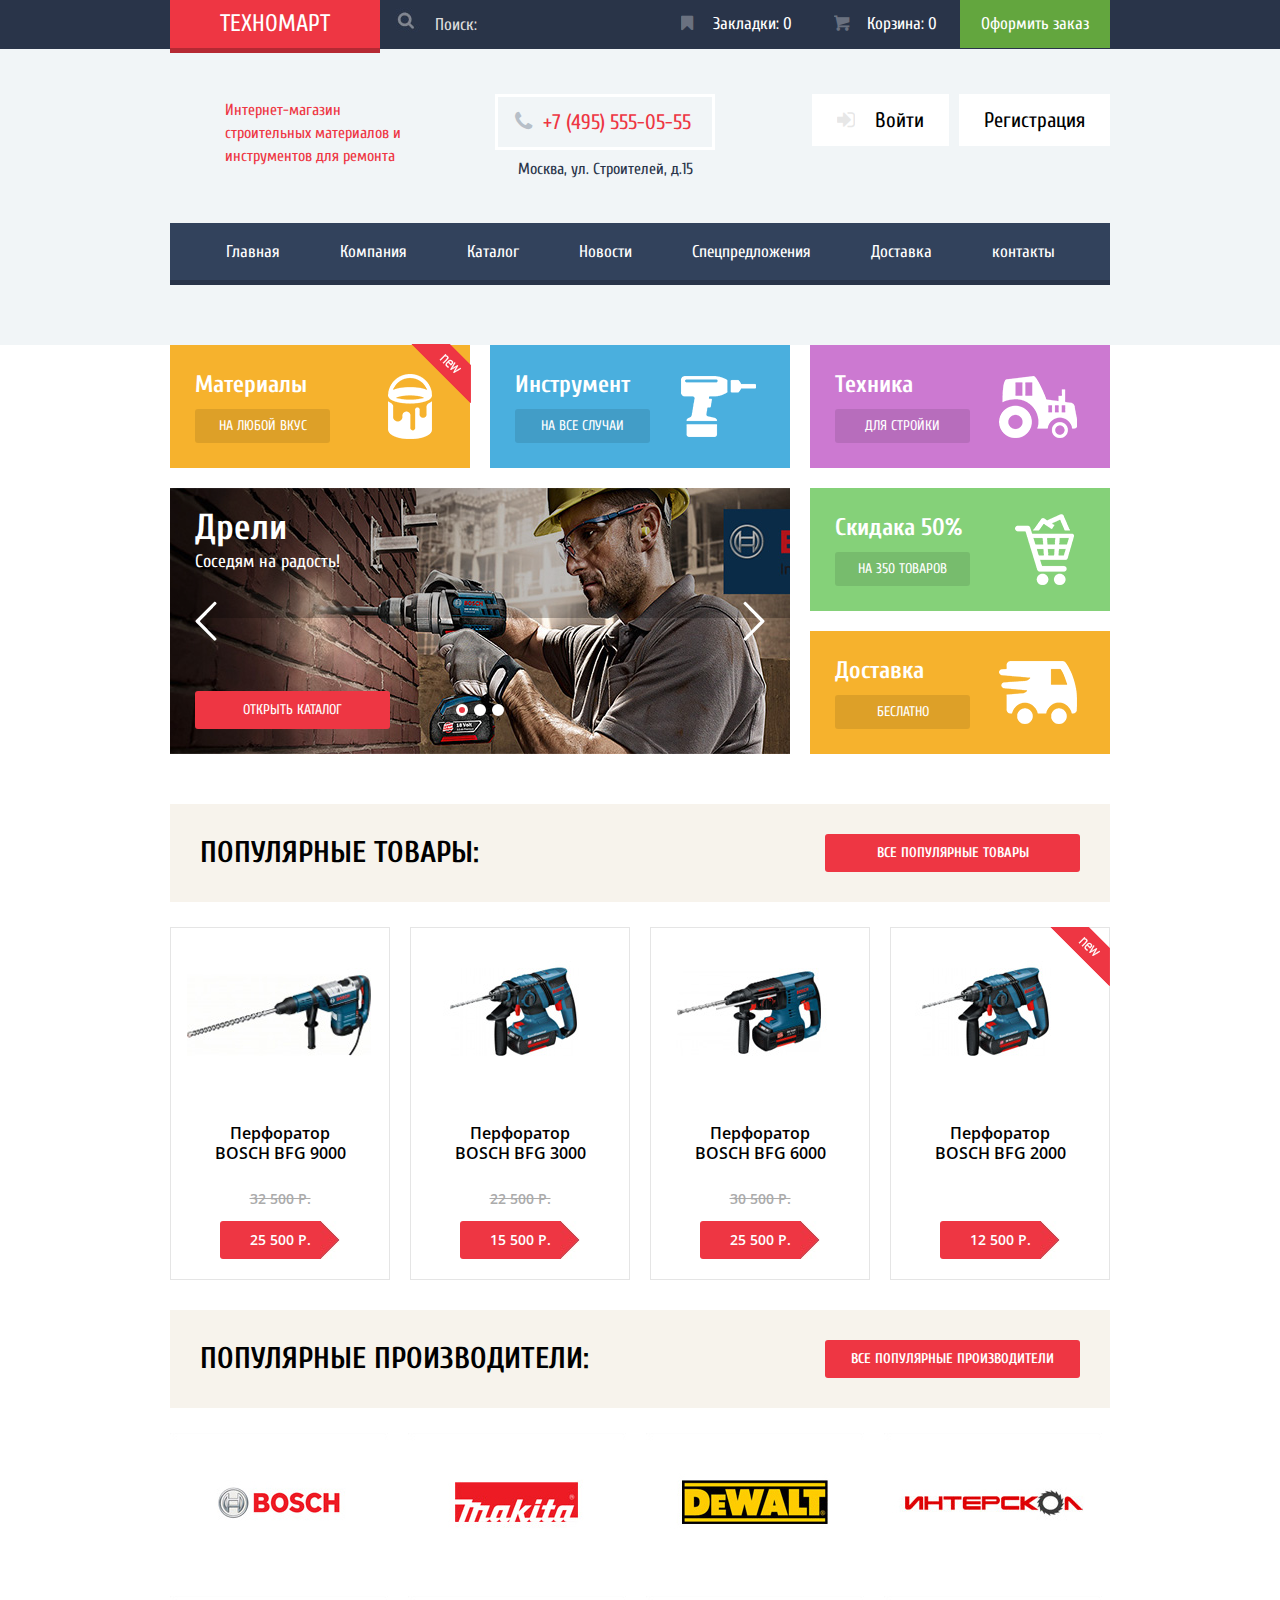
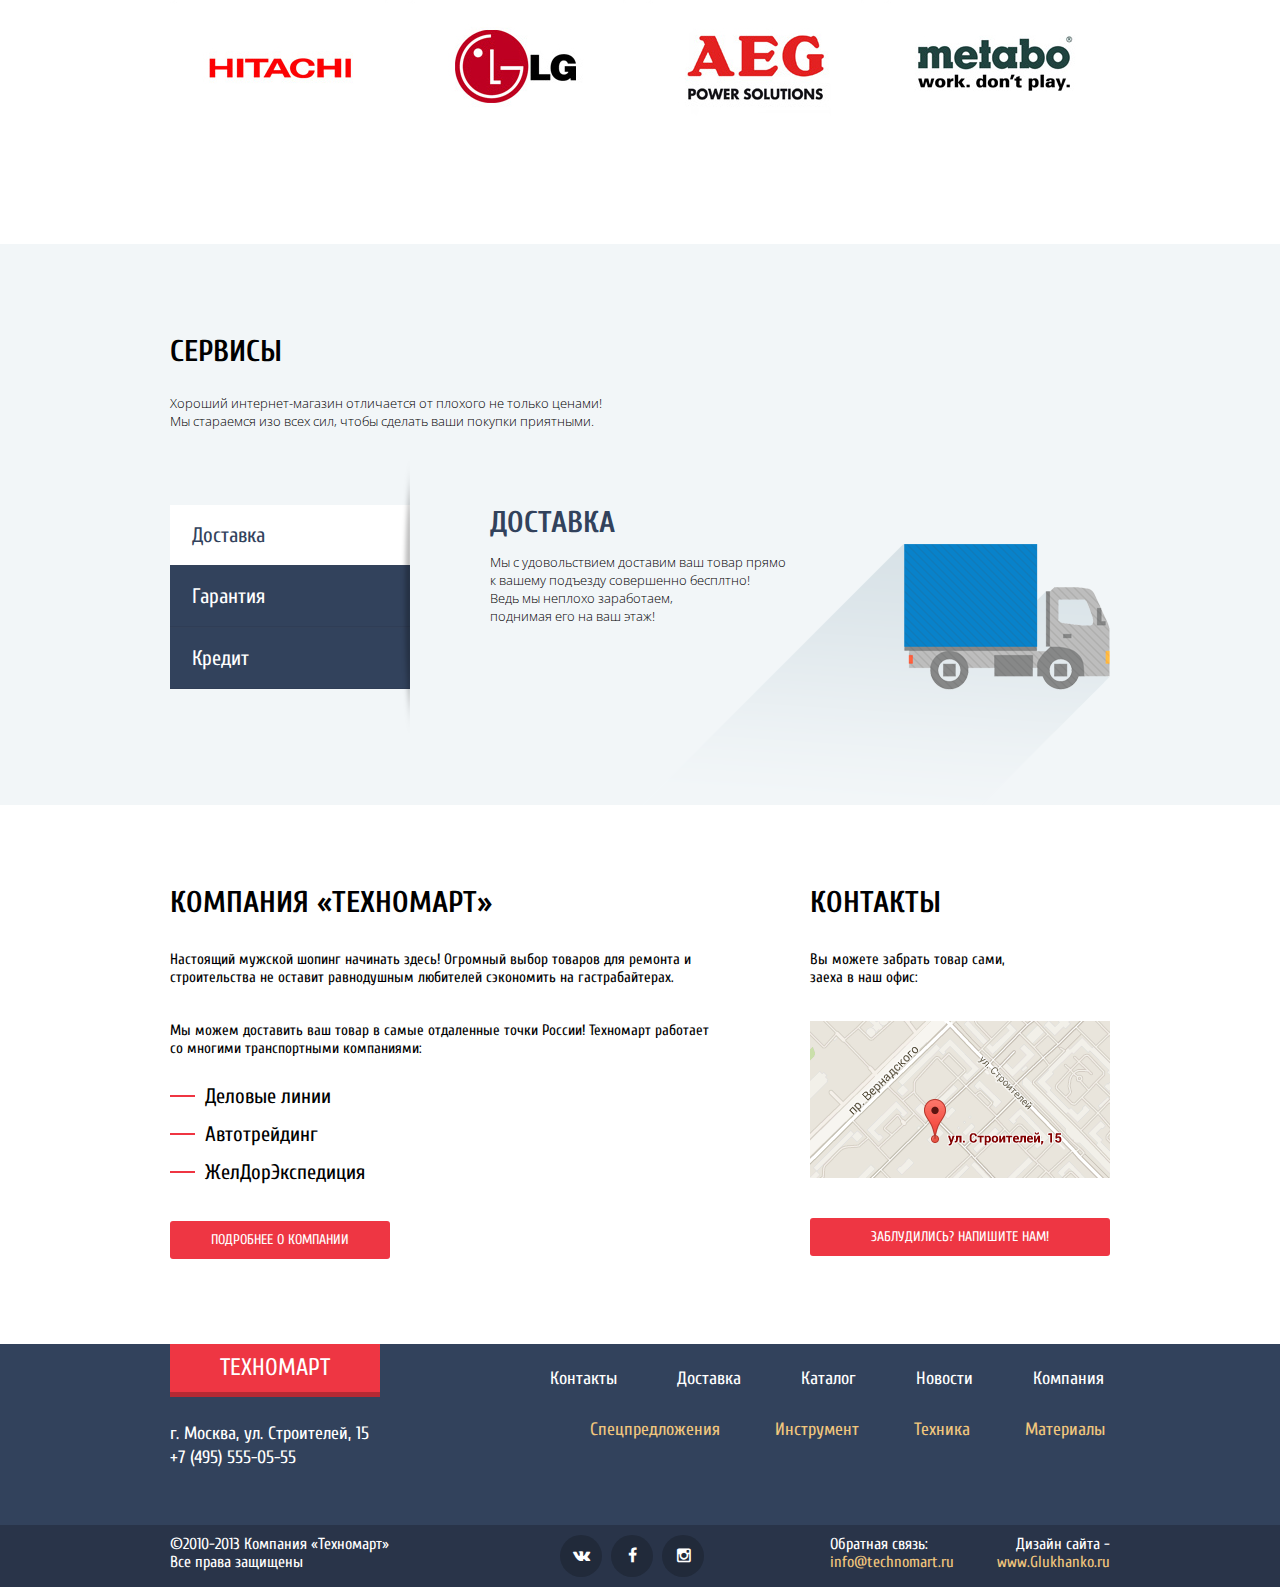
<file: index.html>
<!DOCTYPE html>
<html>
    <head>
        <title>Техномарт</title>
        <meta charset="UTF-8">
        <link href='http://fonts.googleapis.com/css?family=Cuprum:700,400&amp;subset=latin,cyrillic' rel='stylesheet' type='text/css'>
        <link href='http://fonts.googleapis.com/css?family=Open+Sans:300,400,600&amp;subset=cyrillic' rel='stylesheet' type='text/css'>
        <link rel="stylesheet" type="text/css" href="css/normalize.css">
        <link rel="stylesheet" type="text/css" href="css/style.css">
    </head>
    <body>
        <header class="page-header">
            <div class="top clearfix">
                <div class="layout-center-wrapper">
                    <a href="#" class="logo">техномарт</a>
                    <form method="post" name="search" class="search">
                        <input type="text" name="search" placeholder="Поиск:">
                    </form>
                    <div class="order">
                        <a href="#bookmarks" class="bookmarks"><span class="icon icon-bookmarks"></span>Закладки: 0</a>
                        <a href="#basket" class="basket"><span class="icon icon-basket"></span>Корзина: 0</a>
                        <a href="#make" class="make">Оформить заказ</a>
                    </div>
                </div>
            </div>
            <div class="market">
               <div class="layout-center-wrapper">
                    <div class="info clearfix">
                        <p class="comment">Интернет-магазин строительных материалов и инструментов для ремонта</p>
                        <div class="contacts">
                            <p class="number"><span class="icon icon-phone"></span>+7 (495) 555-05-55</p>
                            <p class="address">Москва, ул. Строителей, д.15</p>
                        </div>
                        <a href="#" class="registr">Регистрация</a>
                        <a href="#" class="login"><span class="icon icon-login"></span>Войти</a>
                    </div>
                    <nav>
                        <a href= "#">Главная</a>
                        <a href="#">Компания</a>
                        <a href="catalog.html">Каталог</a>
                        <a href="#">Новости</a>
                        <a href="#">Спецпредложения</a>
                        <a href="#">Доставка</a>
                        <a href="#">контакты</a>
                    </nav>
                </div>
            </div>
        </header>
        <main>
            <div class="layout-center-wrapper">
                <section class="content clearfix">
                    <a href="#" class="materials market">
                    <div class="flag flag-new">новинка</div>
                        <div class="title"> Материалы </div>
                        <div class="info">На любой вкус</div>
                    </a>
                    <a href="#" class="tool market">
                        <div class="title"> Инструмент </div>
                        <div class="info">На все случаи</div>
                    </a>
                    <a href="#" class="technics market">
                        <div class="title"> Техника </div>
                        <div class="info">Для стройки</div>
                    </a>
                    <div class="slider">
                        <input type="radio" id="btn-1" name="toggle" checked>
                        <input type="radio" id="btn-2" name="toggle">
                        <input type="radio" id="btn-3" name="toggle">
                         <div class="slider-controls">
                                <label for="btn-1"></label>
                                <label for="btn-2"></label>
                                <label for="btn-3"></label>
                        </div>
                        <div class="slides">
                            <div class="slide slide1">
                                <header>
                                    <h2>Дрели</h2>
                                    <p class="info">Соседям на радость!</p>
                                </header>
                                <a href="#" class="main-btn">Открыть каталог</a>
                            </div>
                            <div class="slide slide2">
                                <header>
                                    <h2>Перфораторы</h2>
                                    <p class="info">Соседям на радость!</p>
                                </header>
                                <a href="#" class="main-btn">Открыть каталог</a>
                            </div>
                            <div class="slide slide3">
                                <header>
                                    <h2>Дрели</h2>
                                    <p class="info">Соседям на радость!</p>
                                </header>
                                <a href="#" class="main-btn">Открыть каталог</a>
                            </div>
                        </div>
                        <div class="pagi">
                            <label for="btn-1" class="left"></label>
                            <label for="btn-2" class="right"></label>
                            <label for="btn-3"></label>
                        </div>
                    </div>
                    <a href="#" class="sale market">
                        <div class="title"> Скидака 50% </div>
                        <div class="info">На 350 товаров</div>
                    </a>
                    <a href="#" class="ship market">
                        <div class="title"> Доставка </div>
                        <div class="info">Беслатно</div>
                    </a>
                </section>
                <section class="popular-product clearfix">
                    <h2>популярные товары:<a href="#" class="main-btn">все популярные товары</a></h2>
                    <div class="content-block">
                        <div class="content">
                        <div class="actions">
                            <a href="#" class="btn buy">Купить</a>
                            <a href="#" class="btn bookmark">В закладки</a>
                        </div>
                            <img src="pic/content_1.jpg" height="170" width="218" alt="product"/>
                            <p>Перфоратор BOSCH BFG 9000</p>
                            <del>32 500 Р.</del>
                            <a href="#" class="price">25 500 Р.</a>
                        </div>
                        <div class="content">
                        <div class="actions">
                            <a href="#" class="btn buy">Купить</a>
                            <a href="#" class="btn bookmark">В закладки</a>
                        </div>
                            <img src="pic/content_2.jpg" height="170" width="218" alt="product"/>
                            <p>Перфоратор BOSCH BFG 3000</p>
                            <del>22 500 Р.</del>
                            <a href="#" class="price">15 500 Р.</a>
                        </div>
                        <div class="content">
                        <div class="actions">
                            <a href="#" class="btn buy">Купить</a>
                            <a href="#" class="btn bookmark">В закладки</a>
                        </div>
                            <img src="pic/content_3.jpg" height="170" width="218" alt="product"/>
                            <p>Перфоратор BOSCH BFG 6000</p>
                            <del>30 500 Р.</del>
                            <a href="#" class="price">25 500 Р.</a>
                        </div>
                        <div class="content">
                        <div class="flag flag-new">новинка</div>
                        <div class="actions">
                            <a href="#" class="btn buy">Купить</a>
                            <a href="#" class="btn bookmark">В закладки</a>
                        </div>
                            <img src="pic/content_4.jpg" height="170" width="218" alt="product"/>
                            <p class="new">Перфоратор BOSCH BFG 2000</p>
                            <del></del>
                            <a href="#" class="price">12 500 Р.</a>
                        </div>
                    </div>
                </section>
                <section class="popular-producer clearfix">
                    <h2>популярные производители:<a href="#" class="main-btn">все популярные производители</a></h2>
                    <div class="content clearfix">
                        <div class="lable"><img src="pic/label_1.jpg" height="143" width="218" alt="bosch"/></div>
                        <div class="lable"><img src="pic/label_2.jpg" height="143" width="218" alt="makita"/></div>
                        <div class="lable"><img src="pic/label_3.jpg" height="143" width="218" alt="dewalt"/></div>
                        <div class="lable"><img src="pic/label_4.jpg" height="143" width="218" alt="interskol"/></div>
                        <div class="lable"><img src="pic/label_5.jpg" height="143" width="218" alt="hitachi"/></div>
                        <div class="lable"><img src="pic/label_6.jpg" height="143" width="218" alt="lg"/></div>
                        <div class="lable"><img src="pic/label_7.jpg" height="143" width="218" alt="aeg"/></div>
                        <div class="lable"><img src="pic/label_8.jpg" height="143" width="218" alt="metabo"/></div>
                    </div>
                </section>
            </div>
            <section class="service clearfix">
                <div class="layout-center-wrapper">
                    <h2>сервисы</h2>
                    <p class="info">Хороший интернет-магазин отличается от плохого не только ценами!
                        Мы стараемся изо всех сил, чтобы сделать ваши покупки приятными.</p>
                    <ul class="features">
                        <li class="name"><a href="#" class="active">Доставка</a></li>
                        <li class="name"><a href="#">Гарантия</a></li>
                        <li class="name"><a href="#">Кредит</a></li>
                    </ul>
                    <div class="service-view">
                        <h2 class="title">ДОСТАВКА</h2>
                        <p>Мы с удовольствием доставим ваш товар прямо
                        к вашему подъезду совершенно бесплтно!</p>
                        <p>Ведь мы неплохо заработаем,
                            поднимая его на ваш этаж!</p>
                    </div>
                </div>
            </section>
            <div class="layout-center-wrapper">
                <section class="company clearfix">
                     <div class="about">
                         <h3>КОМПАНИЯ «ТЕХНОМАРТ»</h3>
                         <p class="info">Настоящий мужской шопинг начинать здесь! Огромный выбор товаров для ремонта и строительства не оставит равнодушным любителей сэкономить на гастрабайтерах.</p>
                         <p class="ship">Мы можем доставить ваш товар в самые отдаленные точки России! Техномарт работает со многими транспортными компаниями:</p>
                         <ul>
                             <li>Деловые линии</li>
                             <li>Автотрейдинг</li>
                             <li>ЖелДорЭкспедиция</li>
                         </ul>
                         <a href="#" class="main-btn">подробнее о компании</a>
                     </div>
                     <div class="contacts">
                         <h3>контакты</h3>
                         <p class="info">Вы можете забрать товар сами, заеха в наш офис:</p>
                         <img src="pic/content_map.png" height="157" width="300" alt=""/>
                         <a href="#" class="main-btn">заблудились? напишите нам!</a>
                     </div>
                </section>
            </div>
        </main>
        <footer class="page-footer">
            <div class="menu clearfix">
                <div class="layout-center-wrapper">
                    <div class="left">
                        <a href="#" class="logo">техномарт</a>
                        <div class="contacts">
                            г. Москва, ул. Строителей, 15<br>
                            +7 (495) 555-05-55
                        </div>
                    </div>
                    <nav class="clearfix">
                        <div class="top">
                            <a href="#">Контакты</a>
                            <a href="#">Доставка</a>
                            <a href="#">Каталог</a>
                            <a href="#">Новости</a>
                            <a href="#">Компания</a>
                        </div>
                        <div class="bottom">
                            <a href="#">Cпецпредложения</a>
                            <a href="#">Инструмент</a>
                            <a href="#">Техника</a>
                            <a href="#">Материалы</a>
                        </div>
                    </nav>
                </div>
            </div>
            <div class="address clearfix">
                <div class="layout-center-wrapper">
                    <div class="address-copyright">©2010-2013 Компания «Техномарт» Все права защищены</div>
                    <div class="social">
                        <a href="#"><span class="icon icon-vk"></span></a>
                        <a href="#" class="fb"><span class="icon icon-facebook"></span></a>
                        <a href="#" class="in"><span class="icon icon-instagramm"></span></a>
                    </div>
                    <div class="web">
                    <p>Дизайн сайта -</p>
                        <a href="#">www.Glukhanko.ru</a>
                    </div>
                    <div class="mail">
                    <p>Обратная связь:</p>
                        <a href="#">info@technomart.ru</a>
                    </div>
                </div>
            </div>
        </footer>
    </body>
</html>
</file>
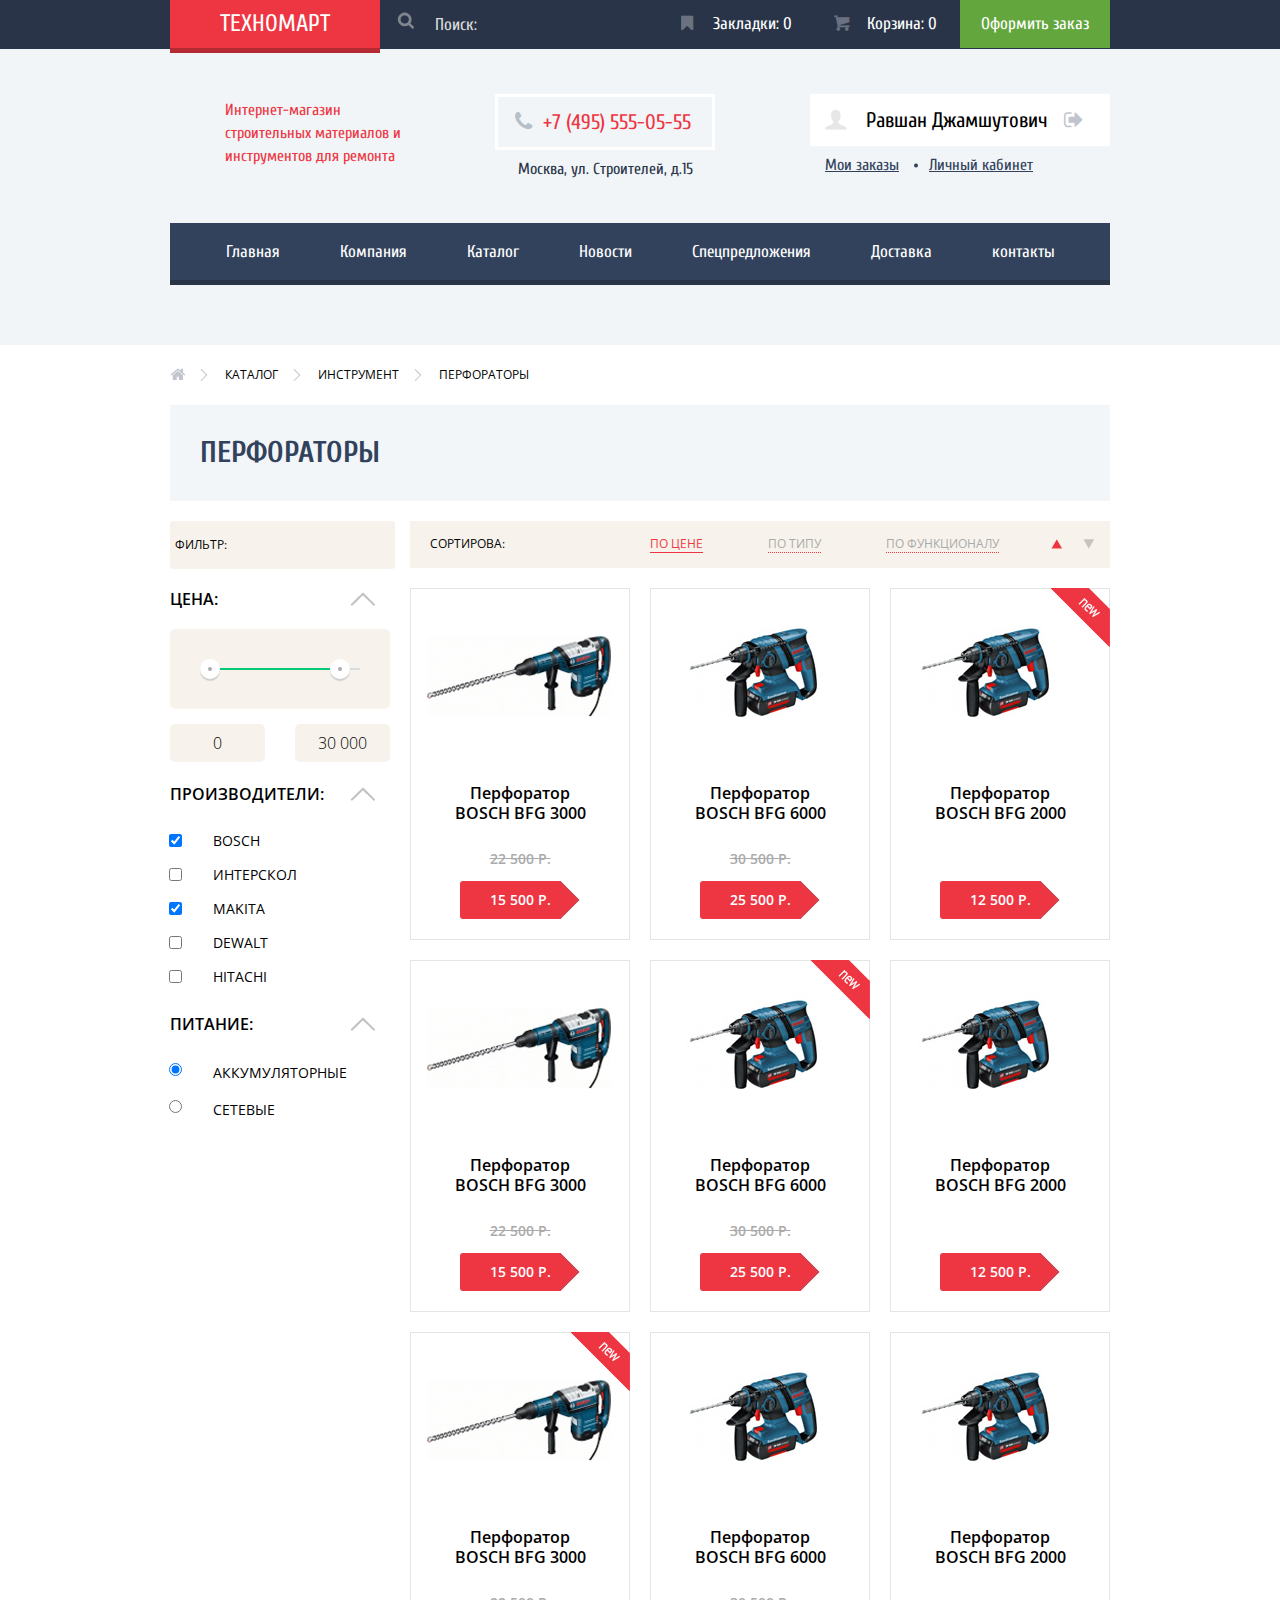
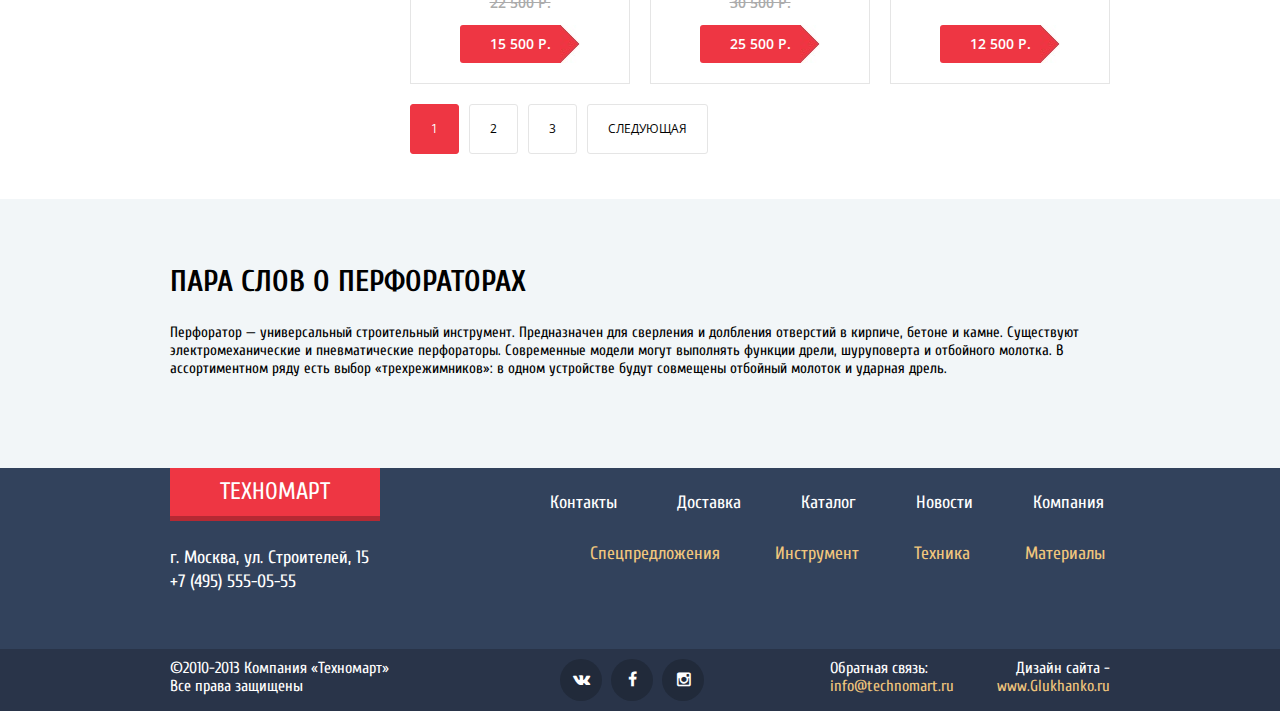
<file: catalog.html>
<!DOCTYPE html>
<html>
    <head>
        <title>Техномарт</title>
        <meta charset="UTF-8">
        <link href='http://fonts.googleapis.com/css?family=Cuprum:700,400&amp;subset=latin,cyrillic' rel='stylesheet' type='text/css'>
        <link href='http://fonts.googleapis.com/css?family=Open+Sans:300,400,600&amp;subset=cyrillic' rel='stylesheet' type='text/css'>
        <link rel="stylesheet" type="text/css" href="css/normalize.css">
        <link rel="stylesheet" type="text/css" href="catalog/css/style.css">
    </head>
    <body>
        <header class="page-header">
            <div class="top clearfix">
                <div class="layout-center-wrapper">
                    <a href="#" class="logo">техномарт</a>
                    <form method="post" name="search" class="search">
                        <span class="icon icon-search"></span>
                        <input type="text" name="search" placeholder="Поиск:">
                    </form>
                    <div class="order">
                        <a href="#bookmarks" class="bookmarks"><span class="icon icon-bookmarks"></span>Закладки: 0</a>
                        <a href="#basket" class="basket"><span class="icon icon-basket"></span>Корзина: 0</a>
                        <a href="#make" class="make">Оформить заказ</a>
                    </div>
                </div>
            </div>
            <div class="market">
               <div class="layout-center-wrapper">
                <div class="info clearfix">
                        <p class="comment">Интернет-магазин строительных материалов и инструментов для ремонта</p>
                        <div class="contacts">
                            <p class="number"><span class="icon icon-phone"></span>+7 (495) 555-05-55</p>
                            <p class="address">Москва, ул. Строителей, д.15</p>
                        </div>
                        <div class="login-table">
                            <a href="#" class="user"><span class="icon icon-user"></span>Равшан Джамшутович<span class="icon icon-logout"></span></a>
                            <a href="#" class="my-order">Мои заказы</a>
                            <a href="#" class="account">Личный кабинет</a>
                        </div>
                    </div>
                    <nav>
                        <a href="index.html">Главная</a>
                        <a href="#">Компания</a>
                        <a href="#">Каталог</a>
                        <a href="#">Новости</a>
                        <a href="#">Спецпредложения</a>
                        <a href="#">Доставка</a>
                        <a href="#">контакты</a>
                    </nav>
                </div>
            </div>
        </header>
        <main>
            <div class="layout-center-wrapper clearfix">
                <div class="nav-info">
                    <a href="#">каталог</a>
                    <a href="#">инструмент</a>
                    <span>перфораторы</span>
                </div>
                <h1 class="clearfix">перфораторы</h1>
                <section class="features">
                        <span class="filter">фильтр:</span>
                        <div class="price">
                            <a href="#" class="title">цена:</a>
                            <div class="range-filter">
                                <div class="range-controls">
                                    <div class="scale"><div style="margin-left:0;width:140px;" class="bar"></div></div>
                                    <div class="toggle min-toggle"></div>
                                    <div class="toggle max-toggle"></div>
                                </div>
                                <div class="price-controls">
                                    <input class="min-price" type="text" value="0">
                                    <input class="max-price" type="text" value="30 000">
                                </div>
                            </div>
                        </div>
                        <div class="producer">
                            <a href="#" class="title">производители:</a>
                            <form action="#" method="post">
                                <label><input type="checkbox" checked>bosch</label>
                                <label><input type="checkbox">интерскол</label>
                                <label><input type="checkbox" checked>makita</label>
                                <label><input type="checkbox">dewalt</label>
                                <label><input type="checkbox">hitachi</label>
                            </form>
                        </div>
                        <div class="power">
                            <a href="#" class="title">питание:</a>
                            <form action="#" method="post">
                                <label><input type="radio" checked>аккумуляторные</label>
                                <label><input type="radio">сетевые</label>
                            </form>
                        </div>
                </section>
                <section class="content-block clearfix">
                     <div class="sorting clearfix">
                        <p>сортирова:</p>
                        <a href="#" class="text price active">по цене</a>
                        <a href="#" class="text type">по типу</a>
                        <a href="#" class="text function">по функционалу</a>
                        <a href="#" class="dropup selected"></a>
                        <a href="#" class="dropdown"></a>
                     </div>
                     <div class="content">
                        <div class="actions">
                            <a href="#" class="btn buy">Купить</a>
                            <a href="#" class="btn bookmark">В закладки</a>
                        </div>
                        <img src="pic/content_1.jpg" height="170" width="218" alt="product"/>
                        <p>Перфоратор BOSCH BFG 3000</p>
                        <del>22 500 Р.</del>
                        <a href="#" class="price">15 500 Р.</a>
                    </div>
                     <div class="content">
                        <div class="actions">
                            <a href="#" class="btn buy">Купить</a>
                            <a href="#" class="btn bookmark">В закладки</a>
                        </div>
                        <img src="pic/content_2.jpg" height="170" width="218" alt="product"/>
                        <p>Перфоратор BOSCH BFG 6000</p>
                        <del>30 500 Р.</del>
                        <a href="#" class="price">25 500 Р.</a>
                    </div>
                     <div class="content">
                        <div class="flag flag-new">новинка</div>
                        <div class="actions">
                            <a href="#" class="btn buy">Купить</a>
                            <a href="#" class="btn bookmark">В закладки</a>
                        </div>
                        <img src="pic/content_4.jpg" height="170" width="218" alt="product"/>
                        <p class="new">Перфоратор BOSCH BFG 2000</p>
                        <del></del>
                        <a href="#" class="price">12 500 Р.</a>
                    </div>
                    <div class="content">
                        <div class="actions">
                            <a href="#" class="btn buy">Купить</a>
                            <a href="#" class="btn bookmark">В закладки</a>
                        </div>
                        <img src="pic/content_1.jpg" height="170" width="218" alt="product"/>
                        <p>Перфоратор BOSCH BFG 3000</p>
                        <del>22 500 Р.</del>
                        <a href="#" class="price">15 500 Р.</a>
                    </div>
                    <div class="content">
                        <div class="flag flag-new">новинка</div>
                        <div class="actions">
                            <a href="#" class="btn buy">Купить</a>
                            <a href="#" class="btn bookmark">В закладки</a>
                        </div>
                        <img src="pic/content_2.jpg" height="170" width="218" alt="product"/>
                        <p>Перфоратор BOSCH BFG 6000</p>
                        <del>30 500 Р.</del>
                        <a href="#" class="price">25 500 Р.</a>
                    </div>
                    <div class="content">
                        <div class="actions">
                            <a href="#" class="btn buy">Купить</a>
                            <a href="#" class="btn bookmark">В закладки</a>
                        </div>
                        <img src="pic/content_4.jpg" height="170" width="218" alt="product"/>
                        <p class="new">Перфоратор BOSCH BFG 2000</p>
                        <del></del>
                        <a href="#" class="price">12 500 Р.</a>
                    </div>
                     <div class="content">
                        <div class="flag flag-new">новинка</div>
                        <div class="actions">
                            <a href="#" class="btn buy">Купить</a>
                            <a href="#" class="btn bookmark">В закладки</a>
                        </div>
                        <img src="pic/content_1.jpg" height="170" width="218" alt="product"/>
                        <p>Перфоратор BOSCH BFG 3000</p>
                        <del>22 500 Р.</del>
                        <a href="#" class="price">15 500 Р.</a>
                    </div>
                    <div class="content">
                        <div class="actions">
                            <a href="#" class="btn buy">Купить</a>
                            <a href="#" class="btn bookmark">В закладки</a>
                        </div>
                        <img src="pic/content_2.jpg" height="170" width="218" alt="product"/>
                        <p>Перфоратор BOSCH BFG 6000</p>
                        <del>30 500 Р.</del>
                        <a href="#" class="price">25 500 Р.</a>
                    </div>
                    <div class="content">
                        <div class="actions">
                            <a href="#" class="btn buy">Купить</a>
                            <a href="#" class="btn bookmark">В закладки</a>
                        </div>
                        <img src="pic/content_4.jpg" height="170" width="218" alt="product"/>
                        <p class="new">Перфоратор BOSCH BFG 2000</p>
                        <del></del>
                        <a href="#" class="price">12 500 Р.</a>
                    </div>
                 </section>
             <nav class="main-pagi">
                <a href="#1" class="numb  selected">1</a>
                <a href="#2" class="numb">2</a>
                <a href="#3" class="numb">3</a>
                <a href="#4" class="numb">следующая</a>
            </nav>
            </div>
            <div class="content-info">
                <div class="layout-center-wrapper">
                   <h2>пара слов о перфораторах</h2>
                   <p>Перфоратор — универсальный строительный инструмент. Предназначен для сверления и долбления отверстий в кирпиче, бетоне и камне.
Существуют электромеханические и пневматические перфораторы. Современные модели могут выполнять функции дрели, шуруповерта и отбойного молотка. В ассортиментном ряду есть выбор «трехрежимников»: в одном устройстве будут совмещены отбойный молоток и ударная дрель.</p>
                </div>
            </div>
        </main>
        <footer class="page-footer">
            <div class="menu clearfix">
                <div class="layout-center-wrapper">
                    <div class="left">
                        <a href="#" class="logo">техномарт</a>
                        <div class="contacts">
                            г. Москва, ул. Строителей, 15<br>
                            +7 (495) 555-05-55
                        </div>
                    </div>
                    <nav class="clearfix">
                        <div class="top">
                            <a href="#">Контакты</a>
                            <a href="#">Доставка</a>
                            <a href="#">Каталог</a>
                            <a href="#">Новости</a>
                            <a href="#">Компания</a>
                        </div>
                        <div class="bottom">
                            <a href="#">Cпецпредложения</a>
                            <a href="#">Инструмент</a>
                            <a href="#">Техника</a>
                            <a href="#">Материалы</a>
                        </div>
                    </nav>
                </div>
            </div>
            <div class="address clearfix">
                <div class="layout-center-wrapper">
                    <div class="address-copyright">©2010-2013 Компания «Техномарт» Все права защищены</div>
                    <div class="social">
                        <a href="#"><span class="icon icon-vk"></span></a>
                        <a href="#" class="fb"><span class="icon icon-facebook"></span></a>
                        <a href="#" class="in"><span class="icon icon-instagramm"></span></a>
                    </div>
                    <div class="web">
                    <p>Дизайн сайта -</p>
                        <a href="#">www.Glukhanko.ru</a>
                    </div>
                    <div class="mail">
                    <p>Обратная связь:</p>
                        <a href="#">info@technomart.ru</a>
                    </div>
                </div>
            </div>
        </footer>
    </body>
</html>
</file>
<file: css/style.css>
html,body{
    margin:0;
    padding:0;
}
body{
    font-size:16px;
    font-family: "Cuprum", sans-serif;
}
 @font-face {
  font-family: 'symbols-technomart';
  src: url('../symbols-technomart/font/symbols-technomart.eot?23527613');
  src: url('../symbols-technomart/font/symbols-technomart.eot?23527613#iefix') format('embedded-opentype'),
       url('../symbols-technomart/font/symbols-technomart.woff?23527613') format('woff'),
       url('../symbols-technomart/font/symbols-technomart.ttf?23527613') format('truetype'),
       url('../symbols-technomart/font/symbols-technomart.svg?23527613#symbols-technomart') format('svg');
  font-weight: normal;
  font-style: normal;
}
.layout-center-wrapper{
	width: 940px;
	margin: 0 auto;
}
header .top{
	font-size: 0;
	background: #293449;
}
header a{
	text-decoration: none;
	color: #ffffff;
}
header .logo, .search{
	float: left;
}
a.logo{
	padding-top: 12px;
	padding-bottom: 12px;
	padding-left: 50px;
	padding-right: 50px;
	font-size: 24px;
	line-height: 24px;
	text-transform: uppercase;
	background: #ee3643;
	box-shadow: 0 5px 0 0 #b52933;
}
a.logo:hover,
a.logo:active{
	background: #ca2c37;
}
.search input[type="text"]{
	width: 220px;
	padding-top: 0;
	padding-bottom: 0;
	padding-left: 55px;
	padding-right: 5px;
	margin: 0;
	font-family: "Cuprum", sans-serif;
	font-size: 17px;
	line-height: 49px;
	background: url("../img/input_search.jpg");
	border: none;
}
.search input[type="text"]:hover{
	background: url("../img/input_search_hover.jpg");
}
.search input[type="text"]:focus{
	font-family: "Cuprum", sans-serif;
	font-size: 17px;
	line-height: 49px;
	color: #000;
	background: url("../img/input_search_active.jpg");
}
::-webkit-input-placeholder {color:#ddd;}
::-moz-placeholder          {color:#bbb;}
:-ms-input-placeholder      {color:#bbb;}
.clearfix:after{
    content: "";
    display:table;
    clear:both;
}
.order{
	display: inline-block;
	font-size: 0;
}
.order a{
	display: inline-block;
	width: 150px;
	padding-top: 15px;
	padding-bottom: 15px;
	font-size: 17px;
	line-height: 18px;
	text-align: right;
}
header .make{
	text-align: center;
	background: #63a63e;
}
header .basket,
header .bookmarks{
	text-align: center;
}
.icon:before{
	font-family: "symbols-technomart";
	font-style: normal;
	font-weight: normal;
	speak: none;
	display: inline-block;
	text-decoration: inherit;
	width: 17px;
	height: 17px;
	margin-right: 1em;
	text-align: center;
	font-variant: normal;
	text-transform: none;
}
header .basket:hover,
header .bookmarks:hover{
	background: #212a3a;
}
header .basket:active,
header .bookmarks:active{
	background: #161d29;
}
header .basket:hover .icon-basket:before{
	content: '\62';
	opacity: 1;
}
header .basket .icon-basket:before,
header .basket:active .icon-basket:before{
	content: '\62';
	opacity: .3;
}
header .bookmarks:hover .icon-bookmarks:before{
	content: '🔖';
	opacity: 1;
}
header .bookmarks .icon-bookmarks:before,
header .bookmarks:active .icon-bookmarks:before{
	content: '🔖';
	opacity: .3;
}
header .login:hover .icon-login:before{
	color: #32425c;
	content: '\2386';
	opacity: 1;
}
header .login .icon-login:before,
header .login:active .icon-login:before{
	color: #c5c5c5;
	content: '\2386';
	opacity: 0.4;
}
header .number .icon-phone:before{
	content: '📞';
	margin-left: 15px;
	margin-right: 10px;
	color: #b7bfc8;
	height: 20px;
	width: 20px;
	font-size: 22px;
	line-height: 18px;
}
header a.make:active{
	background: #518534;
}
header .market{
	padding-top: 45px;
	padding-bottom: 60px;
	background: #f1f5f7;
}
header .info{
	margin-bottom: 45px;
}
header .comment{
	float: left;
	width: 190px;
	margin-top: 5px;
	margin-left: 55px;
	font-size: 16px;
	line-height: 23px;
	color: #ee3643;
	margin-bottom: 0px;
}
header .contacts{
	float: left;
	margin-left: 80px;
	width: 220px;
	margin-bottom: 0px;
}
header .contacts .number{
	box-sizing: border-box;
	margin-top: 0;
	margin-bottom: 0;
	padding-left: 0;
	padding-top: 15px;
	padding-bottom: 15px;
	font-size: 21px;
	line-height: 16.9px;
	color: #ee3643;
	border: 3px solid white;
}
header .address{
	margin-top: 10px;
	font-size: 16px;
	line-height: 18px;
	color: #293449;
	text-align: center;
	margin-bottom: 0px;
}
.login,
.registr{
	display: block;
	float: right;
	text-align: center;
	padding-top: 17px;
	padding-bottom: 17px;
	padding-right: 25px;
	padding-left: 25px;
	margin-left: 10px;
	font-size: 21px;
	line-height: 18px;
	color: #000000;
	background: #ffffff;
}
.login:hover,
.registr:hover{
	color: #ee3643;
}
.login:active,
.registr:active{
	color: #c5c5c5;
}
header nav{
	margin-top: 0px;
	margin-bottom: 0px;
	background: #32425c;
	font-size: 0;
	text-align: center;
	border-bottom: 5px solid #293449;
}
header nav a{
	display: inline-block;
	padding-top: 20px;
	padding-bottom: 20px;
	padding-left: 30px;
	padding-right: 30px;
	font-size: 17px;
	line-height: 17px;
}
header nav a:hover{
	background: #293449;
}
section.content .market{
	position: relative;
	box-sizing: border-box;
	float: left;
	width: 300px;
	margin-right: 20px;
	margin-bottom: 20px; 
	padding-top: 25px;
	padding-bottom: 25px;
	padding-left: 25px;
	padding-right: 140px;
	text-decoration: none;
	color: #ffffff;
}
section.content .market:hover{
	box-shadow: 0 5px 25px 0 rgba(41, 52, 73, 0.5);
}
.content .market .title{
	margin-bottom: 10px;
	font-weight: bold;
	font-size: 24px;
	line-height: 29px;
}
.content .market .info{
	padding-top: 10px;
	padding-bottom: 10px;
	font-size: 14px;
	line-height: 14px;
	text-transform: uppercase;
	text-align: center;
	border-radius: 3px;
}
.content .materials{
	background: #f6b22d
				url("../pic/content_material.png") no-repeat 85% 50%;
}
.content .materials .info{
	background: #dda028;
}
.content .tool{
	background: #4aafde
				url("../pic/content_tool.png") no-repeat 85% 50%;
}
.content .tool .info{
	background: #429dc7;
}
.content .technics{
	background: #cc79d1
				url("../pic/content_technics.png") no-repeat 85% 50%;
}
.content .technics .info{
	background: #b76dbc;
}
.content .sale{
	background: #85d179
				url("../pic/content_sale.png") no-repeat 85% 50%;
}
.content .sale .info{
	background: #77bc6d;
}
.content .ship{
	background: #f6b22d
				url("../pic/content_ship.png") no-repeat 85% 50%;
}
.content .ship .info{
	background: #dda028;
}
a.market:nth-child(n+3){
	margin-right: 0;
}
.slider{
	box-sizing: bodred-box;
	position: relative;
	float: left;
	margin-right: 20px;
	width: 620px;
	height: 266px;
	font-size: 0;
	color: #ffffff;
	overflow: hidden;
}
.slider header{
	height: 105px;
	padding-top: 25px;
	padding-left: 25px;
	background: rgba(0, 0, 0, 0.25);
}
.slider h2{
	margin-top: 0;
	margin-bottom: 0;
	font-size: 36px;
	line-height: 30px;
}
.slider p{
	margin-top: 10px;
	margin-bottom: 0;
	font-size: 18px;
	line-height: 18px;
}
.slider .main-btn{
	position: absolute;
	bottom: 25px;
	left: 25px;
	width: 195px;
	padding-top: 10px;
	padding-bottom: 10px;
	text-decoration: none;
	font-size: 14px;
	line-height: 18px;
	text-transform: uppercase;
	color: #ffffff;
	text-align: center;
	background: #ee3643;
	border-radius: 3px;
}
.slider input[type=radio] {
    display: none;
}
.slider-controls label{
    display:inline-block;
    width:6px;
    height:6px;
    margin:0 3px;
    background: white;
    border:3px solid white;
    vertical-align:top;
    border-radius:50%;
    cursor:pointer;
}
.slider-controls{
    position: absolute;
    bottom: 40px;
    left:50%;
    width:100px;
    height:10px;
    margin-left:-50px;
    text-align: center;
    z-index: 1000;
}
.slides{
	height: 266px;
	width: 300%;
	transition: transform 1s;
}
.slide1{
    background: url("../pic/content_slide1.jpg") no-repeat 0 0;
}
.slide2{
	background: url("../pic/content_slide2.jpg") no-repeat 0 0;
}
.slide3{
    background: url("../pic/content_slide1.jpg") no-repeat 0 0;
}
.slide{
	position: relative;
    float: left;
    font-size: 0;
    width: 620px;
    height: 266px;
    display: block;
}
#btn-1:checked ~ .slider-controls label[for="btn-1"],
#btn-2:checked ~ .slider-controls label[for="btn-2"],
#btn-3:checked ~ .slider-controls label[for="btn-3"]{
    background: #ee3643;
}
#btn-1:checked ~ .slides{
	transform: translateX(0px);
}
#btn-2:checked ~ .slides{
	transform: translateX(-620px);
}
#btn-3:checked ~ .slides{
	transform: translateX(-1240px);
}
#btn-1:checked ~ .pagi label:nth-of-type(3),
#btn-2:checked ~ .pagi label:nth-of-type(1),
#btn-3:checked ~ .pagi label:nth-of-type(2){
	left: 25px;
	background: url("../img/sprites.png") no-repeat -66px -10px;
}
#btn-1:checked ~ .pagi label:nth-of-type(2),
#btn-2:checked ~ .pagi label:nth-of-type(3),
#btn-3:checked ~ .pagi label:nth-of-type(1){
	right: 25px;
	background: url("../img/sprites.png") no-repeat -108px -10px;
}
.pagi label{
	position: absolute;
	top: 50%;
	height: 40px;
	width: 22px;
	margin-top: -20px;
	cursor:pointer;
	transition: transform 1s;
}
.main-btn:hover,
.main-btn:active,
h2 .main-btn:hover,
h2 .main-btn:active{
	background: #ca2c37;
}
.popular-product h2,
.popular-producer h2{
	display: block;
	margin-top: 30px;
	padding-top: 30px;
	padding-bottom: 30px;
	padding-left: 30px;
	padding-right: 30px;
	font-size: 30px;
	line-height: 38px;
	text-transform: uppercase;
	vertical-align: middle;
	background: #f7f3ec;
}
.popular-product .main-btn,
.popular-producer .main-btn{
	float: right;
	display: block;
	width: 255px;
	padding-top: 10px;
	padding-bottom: 10px;
	text-decoration: none;
	font-size: 14px;
	line-height: 18px;
	color: #ffffff;
	text-align: center;
	background: #ee3643;
	border-radius: 3px;
}
.popular-product .content{
	position: relative;
	box-sizing: border-box;
	float: left;
	width: 220px;
	margin-right: 20px;
	text-align: center;
	font-family: 'Open Sans', sans-serif;
	font-weight: 600;
	border: 1px solid #e5e5e5;
}
.popular-product div.content:nth-child(4){
	margin-right: 0;
}
.popular-product .content p{
	margin-top: 20px;
	padding-right: 30px;
	padding-left: 30px;
	text-align: center;
	font-size: 16px;
	line-height: 20px;
	color: #000000;
}
.content-block .content del,
.content-block .content .price{
	display: block;
	width: 120px;
	margin-left: auto;
	margin-right: auto;
	padding-top: 11px;
	padding-bottom: 11px;
	font-size: 14px;
	line-height: 18px;
	text-align: center;
}
.content-block .content del{
	color: #ababab;
	min-height: 20px;
}
.content-block .content .price{
	position: relative;
	margin-bottom: 20px;
	padding: 0;
	line-height: 38px;
	color: #ffffff;
	text-decoration: none;
	background: #ee3643;
	border-radius: 3px;
	z-index: 1;
}
.content-block .content .price:after{
    content:"";
    position:absolute;
    top:0;
    right: 0;
    width: 20px;
    height: 38px;
    background: url("../pic/sprite_price.jpg") no-repeat 0 0;
    z-index: 2;
}
.popular-producer .content{
	margin-bottom: 85px;
}
.content .actions{
    position:absolute;
    top:0;
    left:0;
    width:218px;
    height:88px;
    padding:40px 0;
    background-color:rgba(255,255,255,0.9);
    z-index:10;
}
.content .btn{
    display:block;
    width:129px;
    margin:0 auto;
    margin-bottom:7px;
    padding:7px 0;
    border:3px solid #63a63e;
    border-bottom-color:#367315;
    background-color:#63a63e;
    color:white;
    font-size:12px;
    font-weight:normal;
    font-family: 'Open Sans', sans-serif;
    line-height:18px;
    text-decoration:none;
    text-transform:uppercase;
    border-radius:3px;
}
.content .buy:hover{
	border:3px solid #5fbb2d;
	border-bottom-color:#367315;
	background-color:#5fbb2d;
}
.content .buy:active{
	border:3px solid #518534;
	border-bottom-color:#518534;
	background-color:#518534;
}
.content .bookmark{
    color:#32425c;
    background:white;
    border-bottom-color:#63a63e;
}
.content .bookmark:hover{
	border:3px solid #32425c;
}
.content .bookmark:active{
	border:3px solid rgba(50, 66, 92, 0.3);
}
.flag{
    position:absolute;
    top:-1px;
    right:-1px;
    width:60px;
    height:60px;
    text-indent:-1000px;
    overflow:hidden;
    z-index:20;
}
.flag-new{
    background:url("../img/sprites.png") no-repeat -47px -108px;
}
div.content .actions{
    display:none;
}
div.content:hover .actions{
    display:block;
}
.popular-product .content:hover{
	box-shadow: 0 10px 25px 0 rgba(41, 52, 73, 0.5);
}
.popular-producer {
	font-size: 0;
}
.popular-producer .lable{
	box-sizing: bodred-box;
	display: block;
	float: left;
	margin-right: 20px;
	margin-bottom: 20px;
}
.lable:nth-child(4n){
	margin-right: 0;
}
.popular-producer .lable:hover{
	box-shadow: 0 10px 25px 0 rgba(41, 52, 73, 0.5);
}
.popular-producer .lable:active{
	box-shadow: 0 10px 25px 0 rgba(41, 52, 73, 0.5);
	opacity: .3;
}
.service{
	padding-top: 65px;
	padding-bottom: 100px;
	background: #f2f6f8;
}
section.company{
	position: relative;
}
section.company:before{
	content: "";
	position: absolute;
	width: 468px;
	height: 261px;
	bottom: 100%;
	right: 0;
	background: url("../img/sprite_auto.png") no-repeat 0 0;
}
.service h2{
	font-size: 30px;
	text-transform: uppercase;
}
.service p{
	font-size: 13px;
	font-family: 'Open Sans', sans-serif;
	font-weight: 300;
	line-height: 18px;
	margin-bottom: 0px;
}
.service .info{
	float: left;
	margin-top: 0px;
	margin-bottom: 0px;
	width: 435px;
}
.service a{
	box-sizing: border-box;
	display: inline-block;
	width: 240px;
	padding-left: 22px;
	font-size: 21px;
	line-height: 60px;
	color: #ffffff;
	background: #32425c;
	text-decoration: none;
	border-top: 1px solid #34425a;
	border-bottom: 1px solid #2f3d56;
}
.service a:hover{
	color: #ffffff;
	background-color: #293449;
}
.service ul{
	position: relative;
	float: left;
	margin-top: 75px;
	clear: left;
	list-style: none;
	padding: 0;
}
.service ul:after{
	content: "";
	position: absolute;
	width: 10px;
	height: 272px;
	top:50%;
	right: 0;
	margin-top: -136px;
	background: url("../img/sprites.png") no-repeat -300px -234px;
}
.service .active{
	color: #32425c;
	background: #ffffff;
	border: none;
}
.service-view{
	float: left;
	width: 300px;
	margin-top: 75px;
	margin-left: 80px;
}
.service-view h2{
	margin: 0;
	font-size: 30px;
	color: #32425c;
}
.service-view p:first-child{
	width: 300px;
}
.service-view p:last-child{
	width: 185px;
	margin-top: 0;
}
.service:after{
}
section.company{
	margin-top: 0;
	padding-top: 80px;
}
section.company h3{
	margin-top: 0;
	font-size: 30px;
	text-transform: uppercase;
}
section.company p{
	font-size: 15.1px;
	margin-top: 0;
	margin-bottom: 35px;
}
section.company .about{
	float: left;
	width: 540px;
}
section.company ul{
	padding: 0;
	margin: 0;
	font-size: 21px;
	list-style: none;
}
section.company li{
	position: relative;
	box-sizing: border-box;
	width: 220px;
	padding-top: 7px;
	padding-bottom: 7px;
	padding-left: 35px;
}
section.company li:before{
	content: "";
	position: absolute;
	top: 50%;
	left: 0;
	margin-top: -1px;
	height: 2px;
	width: 25px;
	background-color: #ef3542;
}
section.company .ship{
	margin-bottom: 20px;
}
section.company a{
	display: block;
	margin-top: 40px;
	padding-top: 10px;
	padding-bottom: 10px;
	text-decoration: none;
	font-size: 14px;
	line-height: 18px;
	text-transform: uppercase;
	color: #ffffff;
	text-align: center;
	background: #ee3643;
	border-radius: 3px;
}
section.company .about a{
	margin-top: 30px;
	margin-bottom: 85px;
	width:220px;
}
section.company .contacts{
	font-size: 0;
}
section.company .contacts img{
	margin-bottom: 0;
}
section.company .contacts a{
	margin-top: 40px;
	width:300px;
}
section.company .contacts{
	float: right;
	width: 300px;
	margin: 0;
	padding: 0;
}
section.company .contacts p{
	width: 200px;
}
footer .menu{
	padding-bottom: 55px;
	background: #32425c;
}
footer .left{
	float: left;
	width: 250px;
}
footer a.logo{
	float: left;
	padding-top: 12px;
	padding-bottom: 12px;
	padding-left: 50px;
	padding-right: 50px;
	margin-bottom: 30px;
	font-size: 24px;
	line-height: 24px;
	text-transform: uppercase;
	text-decoration: none;
	color: #ffffff;
	background: #ee3643;
	box-shadow: 0 5px 0 0 #b52933;
}
footer .left .contacts{
	float: left;
	margin-bottom: 0;
	color: #ffffff;
	font-size: 18px;
	line-height: 24px;
}
footer nav{
	float: right;
	width: 560px;
	margin-top: 10px;
	padding: 0;
	font-size: 0;
	text-decoration: none;
}
footer nav a{
	text-decoration: none;
	display: inline-block;
	margin-top: 16px;
	margin-bottom: 16px;
	font-size: 18px;
	line-height: 18px;
	text-align: center;
	border-bottom: 1px solid transparent;
}
footer nav .bottom{
	margin-left: 40px;
}
footer nav .top a{
	margin-right: 60px;
	color: #ffffff;
}
footer nav .bottom a{
	margin-right: 55px;
	color: #f0c67d;
}
footer nav .top a:last-child{
	margin-right: 0;
}
footer nav .top a:first-child{
	margin-left: 0;
}
footer nav .bottom a:first-child{
	margin-left: 0;
}
footer nav .bottom a:last-child{
	margin-right: 0;
}
footer nav .top a:hover{
	border-bottom: 1px solid #ffffff;
}
footer nav .bottom a:hover{
	border-bottom: 1px solid #f0c67d;
}
footer nav .top a:active{
	opacity: 0.3;
	border-bottom: 1px solid transparent;
}
footer nav .bottom a:active{
	opacity: 0.3;
	border-bottom: 1px solid transparent;
}
footer .address{
	padding-top: 10px;
	padding-bottom: 10px;
	background: #293449;
}
footer .address-copyright{
	float:left;
	width: 240px;
	margin-right: 150px;
	font-size: 16px;
	line-height: 18px;
	color: #ffffff;
}
footer .social{
	float: left;

}
footer .social a{
	display: inline-block;
	background-color: #212a3a;
	font-size: 0;
	width: 42px;
	height: 42px;
	margin-right: 5px;
	border-radius: 50%;
}
footer .social a:last-child{
	margin-right: 0;
}
footer .social a:hover,
footer .social a:active{
	background-color: #ee3643;
}
footer .social .icon:before{
	margin-top: 12px;
	margin-left: 13px;
	font-size: 16px;
	color: #ffffff;
	text-decoration: none;
	opacity: 1;
}
footer .social .icon-vk:before,
footer .social:hover .icon-vk:before,
footer .social:active .icon-vk:before{
	content: '\76';
}
footer .social .icon-facebook:before,
footer .social:hover .icon-facebook:before,
footer .social:active .icon-facebook:before{
	content: '\66';
}
footer .social .icon-instagramm:before,
footer .social:hover .icon-instagramm:before,
footer .social:active .icon-instagramm:before{
	content: '📷';
}
footer .mail{
	float: right;
	width: 140px;
	text-align: left;
}
footer .web{
	float: right;
	width: 140px;
	text-align: right;
}
footer .mail p,
footer .web p{
	margin-top: 0;
	margin-bottom: 0;
	color: #ffffff;
}
footer .mail a,
footer .web a{
	text-decoration: none;
	color: #f0c67d;
}
footer .mail a:hover,
footer .web a:hover{
	border-bottom: 1px solid #f0c67d;
}
footer .mail a:active,
footer .web a:active{
	color: #ee3643;
	border: none;
}
</file>
<file: catalog/css/style.css>
html,body{
    margin:0;
    padding:0;
}
body{
    font-size:16px;
    font-family: "Cuprum", sans-serif;
}
 @font-face {
  font-family: 'symbols-technomart';
  src: url('../../symbols-technomart/font/symbols-technomart.eot?23527613');
  src: url('../../symbols-technomart/font/symbols-technomart.eot?23527613#iefix') format('embedded-opentype'),
       url('../../symbols-technomart/font/symbols-technomart.woff?23527613') format('woff'),
       url('../../symbols-technomart/font/symbols-technomart.ttf?23527613') format('truetype'),
       url('../../symbols-technomart/font/symbols-technomart.svg?23527613#symbols-technomart') format('svg');
  font-weight: normal;
  font-style: normal;
}
.layout-center-wrapper{
	width: 940px;
	margin: 0 auto;
}
header .top{
	font-size: 0;
	background: #293449;
}
header a{
	text-decoration: none;
	color: #ffffff;
}
header .logo, .search{
	float: left;
}
a.logo{
	padding-top: 12px;
	padding-bottom: 12px;
	padding-left: 50px;
	padding-right: 50px;
	font-size: 24px;
	line-height: 24px;
	text-transform: uppercase;
	background: #ee3643;
	box-shadow: 0 5px 0 0 #b52933;
}
a.logo:hover,
a.logo:active{
	background: #ca2c37;
}
.search input[type="text"]{
	width: 220px;
	padding-top: 0;
	padding-bottom: 0;
	padding-left: 55px;
	padding-right: 5px;
	margin: 0;
	font-family: "Cuprum", sans-serif;
	font-size: 17px;
	line-height: 49px;
	background: url("../img/input_search.jpg");
	border: none;
}
.search input[type="text"]:hover{
	background: url("../img/input_search_hover.jpg");
}
.search input[type="text"]:focus{
	font-family: "Cuprum", sans-serif;
	font-size: 17px;
	line-height: 49px;
	color: #000;
	background: url("../img/input_search_active.jpg");
}
::-webkit-input-placeholder {color:#ddd;}
::-moz-placeholder          {color:#bbb;}
:-ms-input-placeholder      {color:#bbb;}
.clearfix:after{
    content: "";
    display:table;
    clear:both;
}
.order{
	display: inline-block;
}
.order a{
	display: inline-block;
	width: 150px;
	padding-top: 15px;
	padding-bottom: 15px;
	font-size: 17px;
	line-height: 18px;
	text-align: right;
}
header .make{
	text-align: center;
	background: #63a63e;
}
header .basket,
header .bookmarks{
	position: relative;
	text-align: center;
}
header .basket:active,
header .bookmarks:active{
	background: #161d29;
}
.icon:before{
	font-family: "symbols-technomart";
	font-style: normal;
	font-weight: normal;
	speak: none;
	display: inline-block;
	text-decoration: inherit;
	width: 17px;
	height: 17px;
	margin-right: 1em;
	text-align: center;
	font-variant: normal;
	text-transform: none;
}
header .basket:hover .icon-basket:before{
	content: '\62';
	opacity: 1;
}
header .basket .icon-basket:before,
header .basket:active .icon-basket:before{
	content: '\62';
	opacity: .3;
}
header .bookmarks:hover .icon-bookmarks:before{
	content: '🔖';
	opacity: 1;
}
header .bookmarks .icon-bookmarks:before,
header .bookmarks:active .icon-bookmarks:before{
	content: '🔖';
	opacity: .3;
}
header .login:hover .icon-login:before{
	color: #32425c;
	content: '\2386';
	opacity: 1;
}
header .login .icon-login:before,
header .login:active .icon-login:before{
	color: #c5c5c5;
	content: '\2386';
	opacity: 0.4;
}


header .number .icon-phone:before{
	content: '📞';
	margin-left: 15px;
	margin-right: 10px;
	color: #b7bfc8;
	height: 20px;
	width: 20px;
	font-size: 22px;
	line-height: 18px;
}
header .user:hover .icon-user:before{
	margin-left: 15px;
    width: 20px;
    height: 20px;
	color: #32425c;
	content: '👨';
	opacity: 1;
}
header .user .icon-user:before,
header .user:active .icon-user:before{
	margin-left: 15px;
	width: 20px;
    height: 20px;
	color: #c5c5c5;
	content: '👨';
	opacity: 0.4;
}
header .user:hover .icon-logout:before{
	margin-left: 15px;
	width: 20px;
    height: 20px;
	color: #32425c;
	content: '\241b';
	opacity: 1;
}
header .user .icon-logout:before,
header .user:active .icon-logout:before{
	margin-left: 15px;
	width: 20px;
    height: 20px;
	color: #32425c;
	content: '\241b';
	opacity: .3;
}
header a.make:active{
	background: #518534;
}
header .market{
	padding-top: 45px;
	padding-bottom: 60px;
	background: #f1f5f7;
}
header .info{
	margin-bottom: 45px;
}
header .comment{
	float: left;
	width: 190px;
	margin-top: 5px;
	margin-left: 55px;
	font-size: 16px;
	line-height: 23px;
	color: #ee3643;
	margin-bottom: 0px;
}
header .contacts{
	float: left;
	margin-left: 80px;
	width: 220px;
	margin-bottom: 0px;
}
header .contacts .number{
	box-sizing: border-box;
	margin-top: 0;
	margin-bottom: 0;
	padding-left: 0;
	padding-top: 15px;
	padding-bottom: 15px;
	font-size: 21px;
	line-height: 16.9px;
	color: #ee3643;
	border: 3px solid white;
}

header .address{
	margin-top: 10px;
	font-size: 16px;
	line-height: 18px;
	color: #293449;
	text-align: center;
	margin-bottom: 0px;
}
.login-table{
	float: right;
	width: 300px;
	font-size: 0;
	padding: 0;
	font-size: 0px;
}
.account,
.my-order{
	display: inline-block;
	padding-top: 10px;
	padding-bottom: 0;
}
.user{
	display: inline-block;
	box-sizing: border-box;
	padding-top: 15px;
	padding-bottom: 15px;
	width: 300px;
	padding-left: 0;
	padding-right: 0;
	text-align: left;
	font-size: 21px;
	line-height: 21px;
	color: black;
	background: #ffffff;
}
.user:active{
	color: #c5c5c5;
}
.account,
.my-order{
	padding-right: 15px;
	padding-left: 15px;
	font-size: 16px;
	line-height: 18px;
	color: #32425c;
	text-decoration: underline;
}
.my-order{
	position: relative;
}
.my-order:after{
	content: "";
	position: absolute;
	margin-top: 3px;
	top: 50%;
	right: -5px;
	width: 5px;
	height: 18px;
	background: url("../img/sprite.png") no-repeat -300px -302px;
}
.account:hover,
.my-order:hover{
	color: #ee3643;
}
.account:active,
.my-order:active{
	color: #c5c5c5;
}
header nav{
	margin-top: 0px;
	margin-bottom: 0px;
	background: #32425c;
	font-size: 0;
	text-align: center;
	border-bottom: 5px solid #293449;
}
header nav a{
	display: inline-block;
	padding-top: 20px;
	padding-bottom: 20px;
	padding-left: 30px;
	padding-right: 30px;
	font-size: 17px;
	line-height: 17px;
}
header nav a:hover{
	background: #293449;
}
main{
	font-family: 'Open Sans', sans-serif;
}
.nav-info{
	position: relative;
	padding-top: 0;
	padding-bottom: 0;
	padding-left: 30px;
	font-size: 0;
	color: #000000;
	text-transform: uppercase;
}
.nav-info:before{
	content: "";
	position: absolute;
	margin-top: -7px;
	top: 50%;
	left: 0;
	width: 15px;
	height: 15px;
	background: url("../img/sprite.png") no-repeat -44px -111px;
}
.nav-info a,
.nav-info span{
	position: relative;
	display: inline-block;
	padding-top: 21px;
	padding-bottom: 21px;
	padding-left: 25px;
	padding-right: 15px;
	font-size: 12px;
	line-height: 18px;
}
.nav-info a{
	text-decoration: none;
	color: #000000;
}
.nav-info a:before,
.nav-info span:before{
	content: "";
	position: absolute;
	margin-top: -6px;
	top: 50%;
	left: 0;
	width: 8px;
	height: 12px;
	background: url("../img/sprite.png") no-repeat -84px -150px;
}
h1{
	margin-top: 0px;
	margin-bottom: 20px;
	padding-top: 33px;
	padding-bottom: 33px;
	padding-left: 30px;
	font-size: 30px;
	line-height: 30px;
	text-transform: uppercase;
	color: #32425c;
	font-family: "Cuprum", sans-serif;
	background: #f2f6f8;
}
section.features{
	display: block;
	float: left;
	margin-right: 20px;
	width: 220px;
	text-transform: uppercase;
}
.filter{
	display: inline-block;
	width: 100%;
	padding-top: 15px;
	padding-bottom: 15px;
	padding-left: 5px;
	font-size: 12px;
	line-height: 18px;
	background: #f7f3ec;
	border-radius: 3px;
}
section.features .title{
	position: relative;
	display: inline-block;
	width: 100%;
	padding-top: 15px;
	padding-bottom: 15px;
	padding-left: 0px;
	font-size: 16px;
	line-height: 30px;
	font-weight: 600;
	text-decoration: none;
	color: #000000;
}
section.features .title:before{
	content: "";
	position: absolute;
	margin-top: -7px;
	top: 50%;
	right: 15px;
	width: 25px;
	height: 14px;
	background: url("../img/sprite.png") no-repeat -240px -10px;
}
.range-filter{
    width:220px;
    margin:0 auto;
}
.range-controls{
    position:relative;
    height:80px;
    margin-bottom:15px;
    padding:0 30px;
    background: #f7f3ec;
    border-radius:5px;
    overflow:hidden;
}
.range-controls .scale{
    margin-top:39px;
    height:2px;
    background:#d7dcde;
}
.range-controls .bar{
    height:2px;
    background:#00ca74;
}
.range-controls .toggle{
    position:absolute;
    top:30px;
    left:30px;
    width:4px;
    height:4px;
    border:8px solid white;
    background: #ababab;
    cursor:pointer;
    border-radius:50%;
    box-shadow:0 2px 1px 0 #cfcfcf;
}
.range-controls .min-toggle{
    left:30px;
}
.range-controls .max-toggle{
    left:160px;
}
.price-controls input{
    width: 75px;
    padding:8px 10px;
    border:none;
    font-size:16px;
    font-family: 'Open Sans', sans-serif;
    font-weight:240;
    font-style:normal;
    text-align:center;
    color:#000000;
    background: #f7f3ec;
    border-radius:5px;
}
.price-controls{
	position: relative;
	height: 40px;
}
.price-controls .min-price{
	position: absolute;
	top: 0;
	left: 0;
}
.price-controls .max-price{
	position: absolute;
	top: 0;
	right: 0;
}
form{
	margin-top:0;
	padding:0;
}
form label{
	position:relative;
	display: block;
	cursor: pointer;
	padding-top:7px;
	padding-bottom:7px;
	margin-left:43px;
	font-size:14px;
	line-height: 20px;
    text-transform:uppercase;
}
input[type="checkbox"]{
	position:absolute;
	top:10px;
	left:-44px;
}
form label:hover{
	color: #000000;
}
form label.locked{
	color: #e1e1e1;
}
.power label{
	padding-top:9px;
	padding-bottom:9px;
	font-size:14px;
	line-height: 19px;
}
input[type="radio"]{
	position:absolute;
	top:9px;
	left:-44px;
}
.sorting{
	position: relative;
	font-size: 0;
	margin-bottom: 20px;
	background: #f7f3ec;
}
.sorting p,
.sorting a.text{
	display: inline-block;
	margin: 15px 0;
	font-size: 12px;
	line-height: 16px;
	font-family: 'Open Sans', sans-serif;
	color: #000000;
	text-transform: uppercase;
}
.sorting p{
	width: 220px;
	margin-left: 20px;
}
.sorting a.text{
	text-align: center;
	margin-right: 65px;
	text-decoration: none;
	color: #aaaaaa;
	border-bottom: 1px dotted #ee3643;
}
.sorting a.active{
	color: #ee3643;
	border-bottom: 1px solid #ee3643;
}
.sorting a.text:hover{
	color: #000000;
	border-bottom: 1px solid #ee3643;
}
.sorting a.text:active{
	color: #ee3643;
	border-bottom: 1px solid #ee3643;
}
.sorting .dropup{
	display: table;
	content: "";
	position: absolute;
	top: 50%;
	right: 48px;
	margin-top: -6px;
	width: 11px;
	height: 11px;
	background: url("../img/sprite.png") no-repeat -508px -72px;
}
.sorting .dropdown{
	content: "";
	position: absolute;
	top: 50%;
	right: 16px;
	margin-top: -6px;
	width: 11px;
	height: 11px;
	background: url("../img/sprite.png") no-repeat -415px -72px;
}
.sorting .dropup.selected{
	background: url("../img/sprite.png") no-repeat -446px -72px;
}
.sorting .dropdown.selected{
	background: url("../img/sprite.png") no-repeat -355px -72px;
}
.sorting .dropup:hover{
	background: url("../img/sprite.png") no-repeat -477px -72px;
}
.sorting .dropdown:hover{
	background: url("../img/sprite.png") no-repeat -384px -72px;
}
.sorting .dropup:active{
	background: url("../img/sprite.png") no-repeat -446px -72px;
}
.sorting .dropdown:active{
	background: url("../img/sprite.png") no-repeat -355px -72px;
}
.content-block{
	display: block;
	float: left;
	width: 700px;
	font-size: 0;
}
.content-block .content{
	position: relative;
	box-sizing: border-box;
	display: inline-block;
	width: 220px;
	margin-right: 20px;
	margin-bottom: 20px;
	text-align: center;
	font-size: 16px;
	line-height: 20px;
	font-family: 'Open Sans', sans-serif;
	font-weight: 600;
	border: 1px solid #e5e5e5;
}
.content-block div.content:nth-child(3n+1){
	margin-right: 0;
}
.content-block .content p{
	margin-top: 20px;
	padding-right: 30px;
	padding-left: 30px;
	text-align: center;
	font-size: 16px;
	line-height: 20px;
	color: #000000;
}
.content-block .content del,
.content-block .content .price{
	display: block;
	width: 120px;
	margin-left: auto;
	margin-right: auto;
	padding-top: 11px;
	padding-bottom: 11px;
	font-size: 14px;
	line-height: 18px;
	text-align: center;
}
.content-block .content del{
	color: #ababab;
	min-height: 20px;
}
.content-block .content .price{
	position: relative;
	margin-bottom: 20px;
	padding: 0;
	line-height: 38px;
	color: #ffffff;
	text-decoration: none;
	background: #ee3643;
	border-radius: 3px;
	z-index: 1;
}
.content-block .content .price:after{
    content:"";
    position:absolute;
    top:0;
    right: 0;
    width: 20px;
    height: 38px;
    background: url("../pic/sprite_price.jpg") no-repeat 0 0;
    z-index: 2;
}
.content .flag{
    position:absolute;
    top:-1px;
    right:-1px;
    width:60px;
    height:60px;
    text-indent:-1000px;
    overflow:hidden;
    z-index:20;
}
.content .flag-new{
    background:url("../img/sprite.png") no-repeat -116px -120px;
}
.content .actions{
    position:absolute;
    top:0;
    left:0;
    width:218px;
    height:88px;
    padding:40px 0;
    background-color:rgba(255,255,255,0.9);
    z-index:10;
}
.content .btn{
    display:block;
    width:129px;
    margin:0 auto;
    margin-bottom:7px;
    padding:7px 0;
    border:3px solid #63a63e;
    border-bottom-color:#367315;
    background-color:#63a63e;
    color:white;
    font-size:12px;
    font-weight:normal;
    font-family: 'Open Sans', sans-serif;
    line-height:18px;
    text-decoration:none;
    text-transform:uppercase;
    border-radius:3px;
}
.content .buy:hover{
	border:3px solid #5fbb2d;
	border-bottom-color:#367315;
	background-color:#5fbb2d;
}
.content .buy:active{
	border:3px solid #518534;
	border-bottom-color:#518534;
	background-color:#518534;
}
.content .bookmark{
    color:#32425c;
    background:white;
    border-bottom-color:#63a63e;
}
.content .bookmark:hover{
	border:3px solid #32425c;
}
.content .bookmark:active{
	border:3px solid rgba(50, 66, 92, 0.3);
}
div.content .actions{
    display:none;
}
div.content:hover .actions{
    display:block;
}
div.content:hover{
	box-shadow: 0 10px 25px 0 rgba(41, 52, 73, 0.5);
}
nav.main-pagi{
	margin: 25px 0 45px 240px;
	font-size: 0;
}
.main-pagi a{
	display: inline-block;
	box-sizing: border-box;
	min-height: 44px;
	padding-top: 15px;
	padding-bottom: 15px;
	padding-left: 20px;
	padding-right: 20px;
	margin-right: 10px;
    text-align:center;
    text-decoration: none;
	font-size:12px;
	line-height: 18px;
	font-family: 'Open Sans', sans-serif;
	text-transform: uppercase;
    color: #000000;
    background: #ffffff;
    border: 1px solid #e5e5e5;
    border-radius: 3px;
}
.main-pagi a:hover{
	background: #ffffff;
	color: #000000;
	border: 1px solid #bdc6ca;
}
.main-pagi a:active{
	background: #ffffff;
	color: #000000;
	border: 1px solid #ee3643;
}
.main-pagi .selected{
	color: #fff;
    background: #ee3643;
    border: 1px solid #ee3643;
}
.content-info{
	font-family: 'Cuprum', sans-serif;
	background: #f2f6f8;
	padding-top: 65px;
	padding-bottom: 75px;
}
.content-info h2{
	margin-top: 0;
	font-size: 30px;
	text-transform: uppercase;
}
.content-info p{
	font-size: 15px;
	line-height: 18px;
}
footer .menu{
	padding-bottom: 55px;
	background: #32425c;
}
footer .left{
	float: left;
	width: 250px;
}
footer a.logo{
	float: left;
	padding-top: 12px;
	padding-bottom: 12px;
	padding-left: 50px;
	padding-right: 50px;
	margin-bottom: 30px;
	font-size: 24px;
	line-height: 24px;
	text-transform: uppercase;
	text-decoration: none;
	color: #ffffff;
	background: #ee3643;
	box-shadow: 0 5px 0 0 #b52933;
}
footer .left .contacts{
	float: left;
	margin-bottom: 0;
	color: #ffffff;
	font-size: 18px;
	line-height: 24px;
}
footer nav{
	float: right;
	width: 560px;
	margin-top: 10px;
	padding: 0;
	font-size: 0;
	text-decoration: none;
}
footer nav a{
	text-decoration: none;
	display: inline-block;
	margin-top: 16px;
	margin-bottom: 16px;
	font-size: 18px;
	line-height: 18px;
	text-align: center;
	border-bottom: 1px solid transparent;
}
footer nav .bottom{
	margin-left: 40px;
}
footer nav .top a{
	margin-right: 60px;
	color: #ffffff;
}
footer nav .bottom a{
	margin-right: 55px;
	color: #f0c67d;
}
footer nav .top a:last-child{
	margin-right: 0;
}
footer nav .top a:first-child{
	margin-left: 0;
}
footer nav .bottom a:first-child{
	margin-left: 0;
}
footer nav .bottom a:last-child{
	margin-right: 0;
}
footer nav .top a:hover{
	border-bottom: 1px solid #ffffff;
}
footer nav .bottom a:hover{
	border-bottom: 1px solid #f0c67d;
}
footer nav .top a:active{
	opacity: 0.3;
	border-bottom: 1px solid transparent;
}
footer nav .bottom a:active{
	opacity: 0.3;
	border-bottom: 1px solid transparent;
}
footer .address{
	padding-top: 10px;
	padding-bottom: 10px;
	background: #293449;
}
footer .address-copyright{
	float:left;
	width: 240px;
	margin-right: 150px;
	font-size: 16px;
	line-height: 18px;
	color: #ffffff;
}
footer .social{
	float: left;

}
footer .social a{
	display: inline-block;
	background-color: #212a3a;
	font-size: 0;
	width: 42px;
	height: 42px;
	margin-right: 5px;
	border-radius: 50%;
}
footer .social a:last-child{
	margin-right: 0;
}
footer .social a:hover,
footer .social a:active{
	background-color: #ee3643;
}
footer .social .icon:before{
	margin-top: 12px;
	margin-left: 13px;
	font-size: 16px;
	color: #ffffff;
	text-decoration: none;
	opacity: 1;
}
footer .social .icon-vk:before,
footer .social:hover .icon-vk:before,
footer .social:active .icon-vk:before{
	content: '\76';
}
footer .social .icon-facebook:before,
footer .social:hover .icon-facebook:before,
footer .social:active .icon-facebook:before{
	content: '\66';
}
footer .social .icon-instagramm:before,
footer .social:hover .icon-instagramm:before,
footer .social:active .icon-instagramm:before{
	content: '📷';
}
footer .mail{
	float: right;
	width: 140px;
	text-align: left;
}
footer .web{
	float: right;
	width: 140px;
	text-align: right;
}
footer .mail p,
footer .web p{
	margin-top: 0;
	margin-bottom: 0;
	color: #ffffff;
}
footer .mail a,
footer .web a{
	text-decoration: none;
	color: #f0c67d;
}
footer .mail a:hover,
footer .web a:hover{
	border-bottom: 1px solid #f0c67d;
}
footer .mail a:active,
footer .web a:active{
	color: #ee3643;
	border: none;
}
</file>
